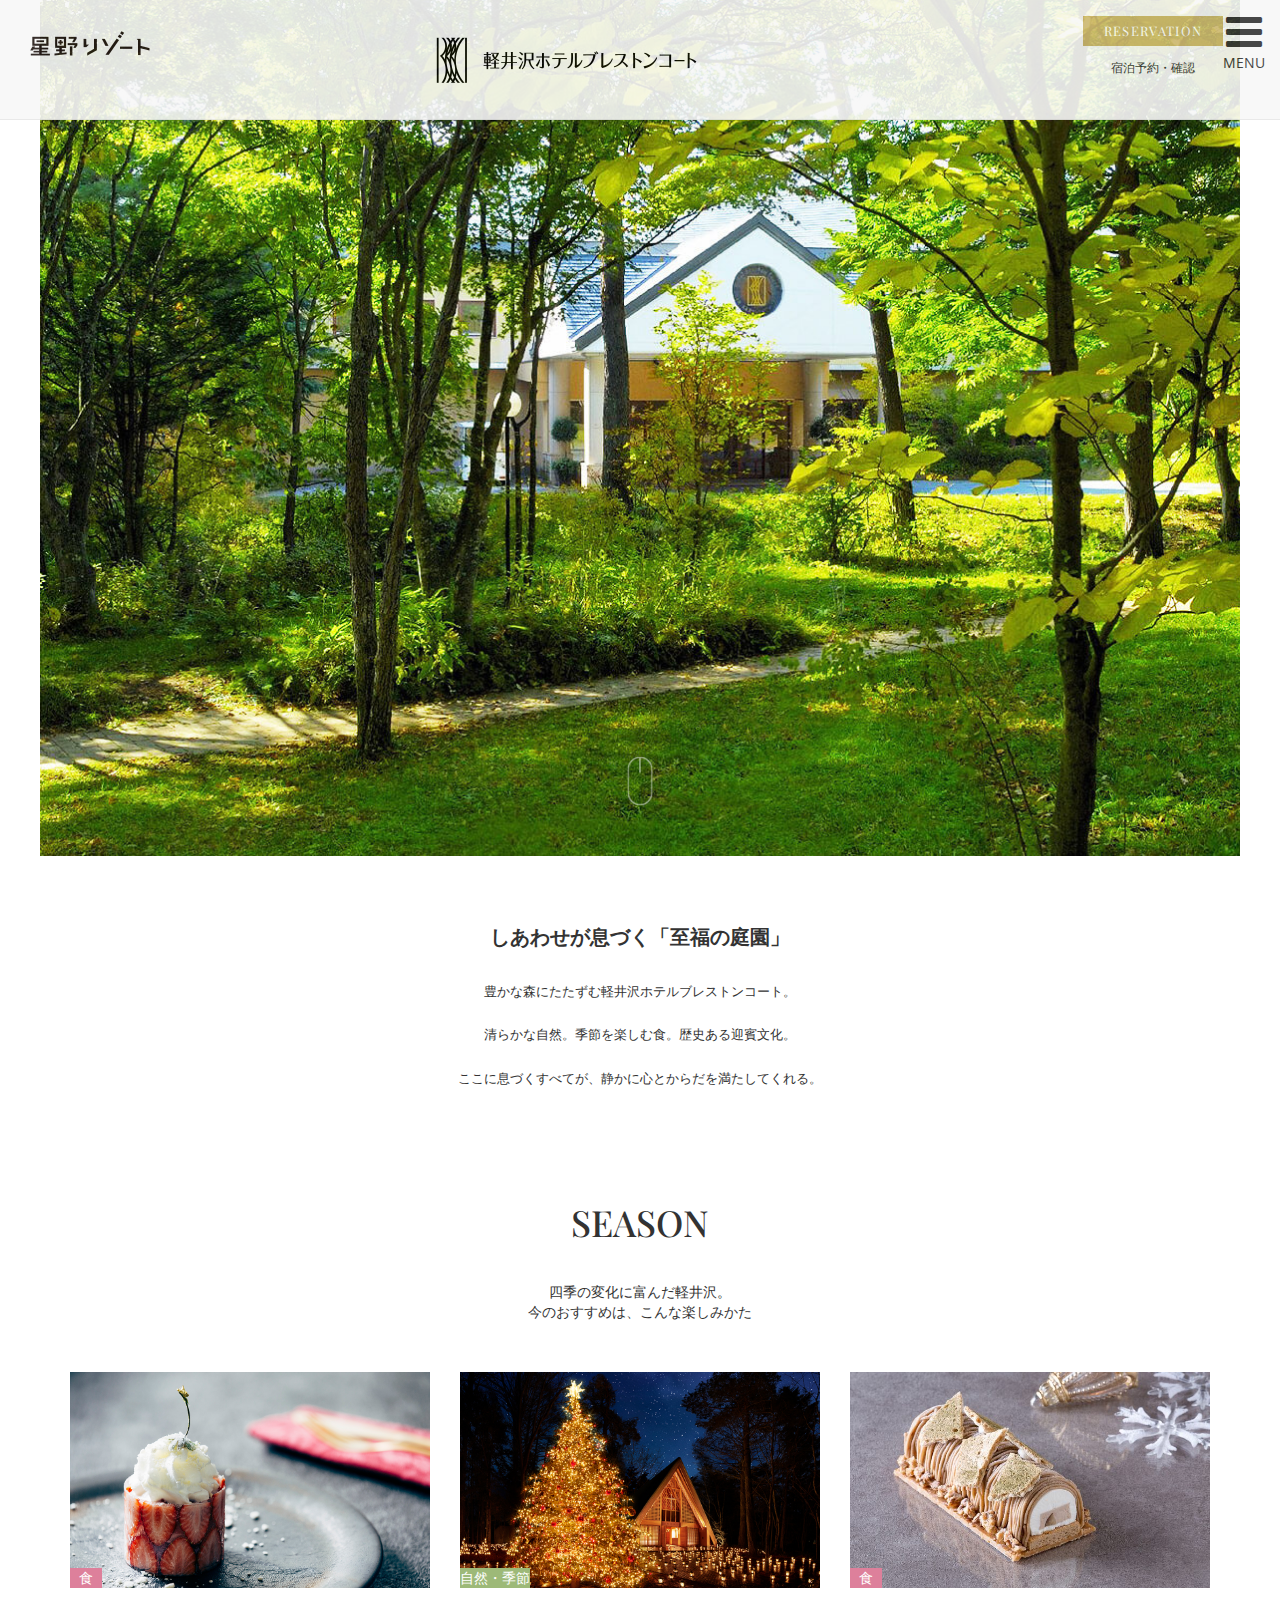
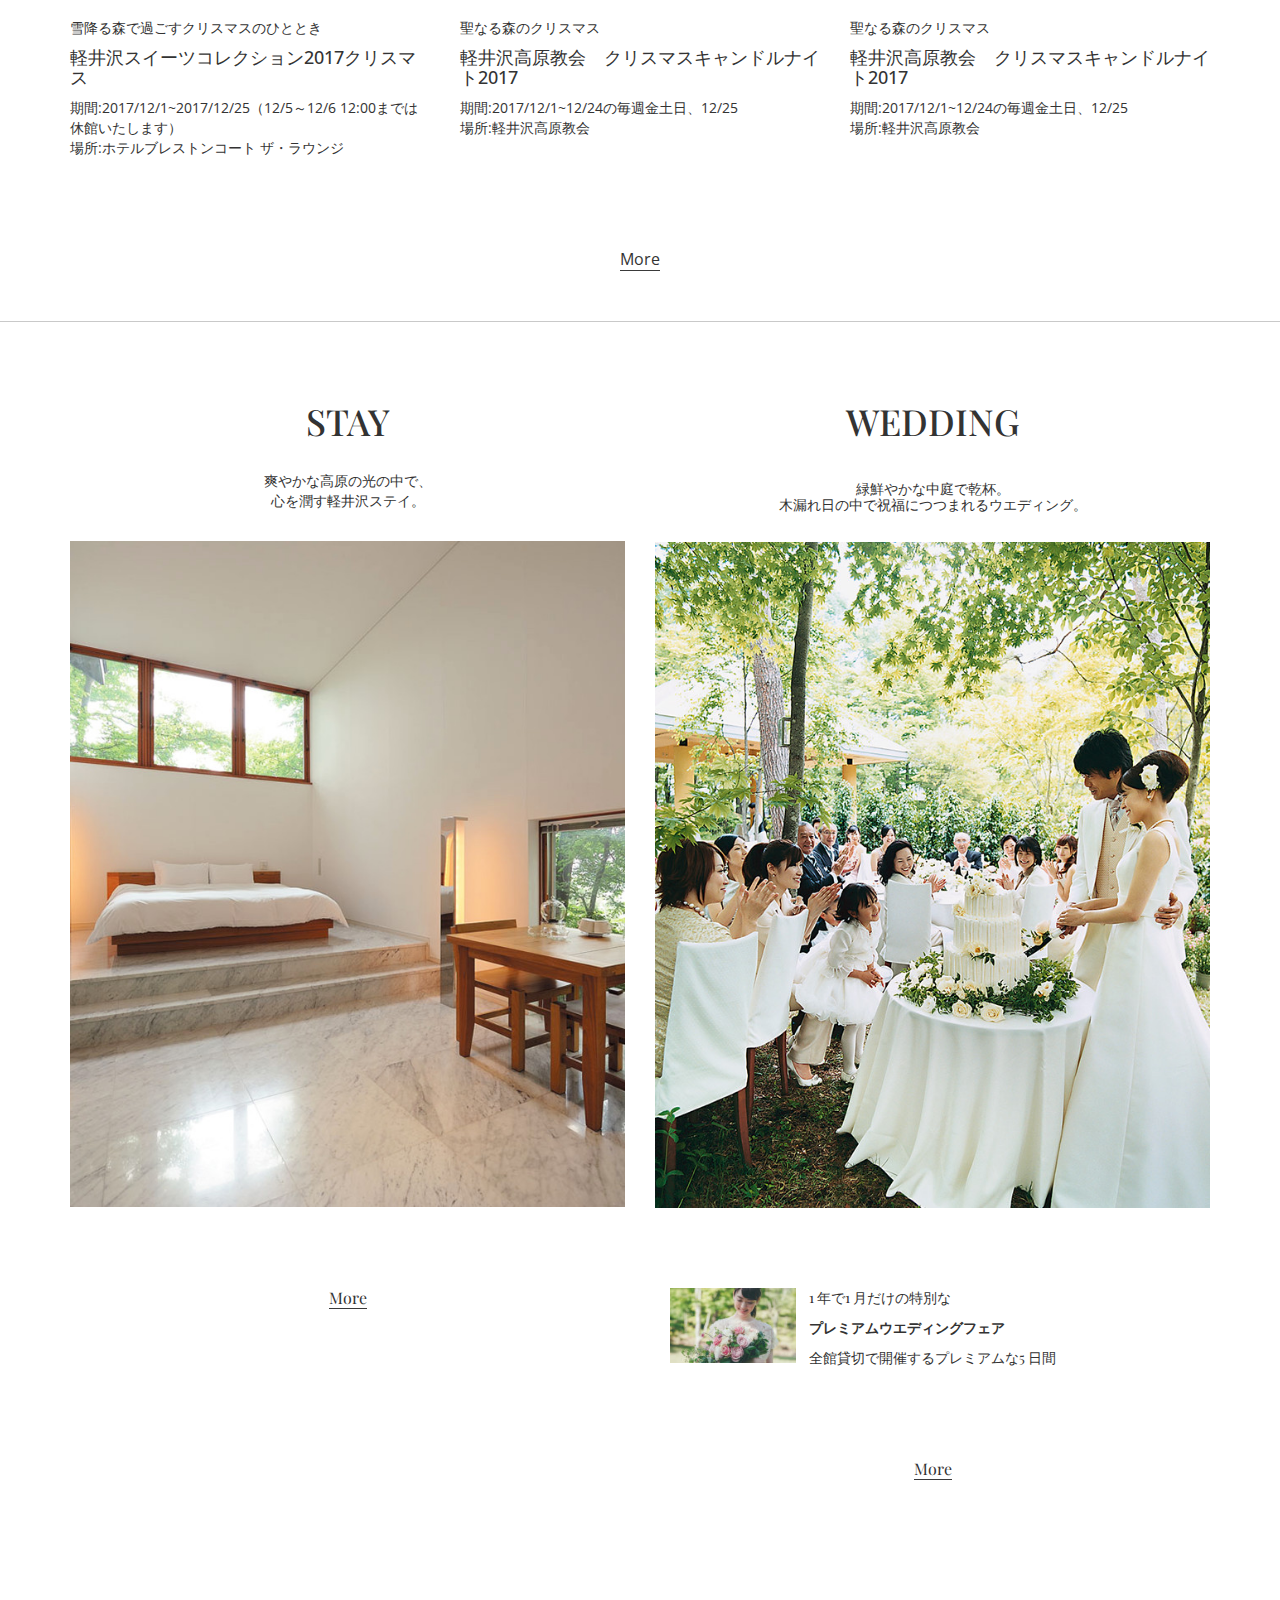
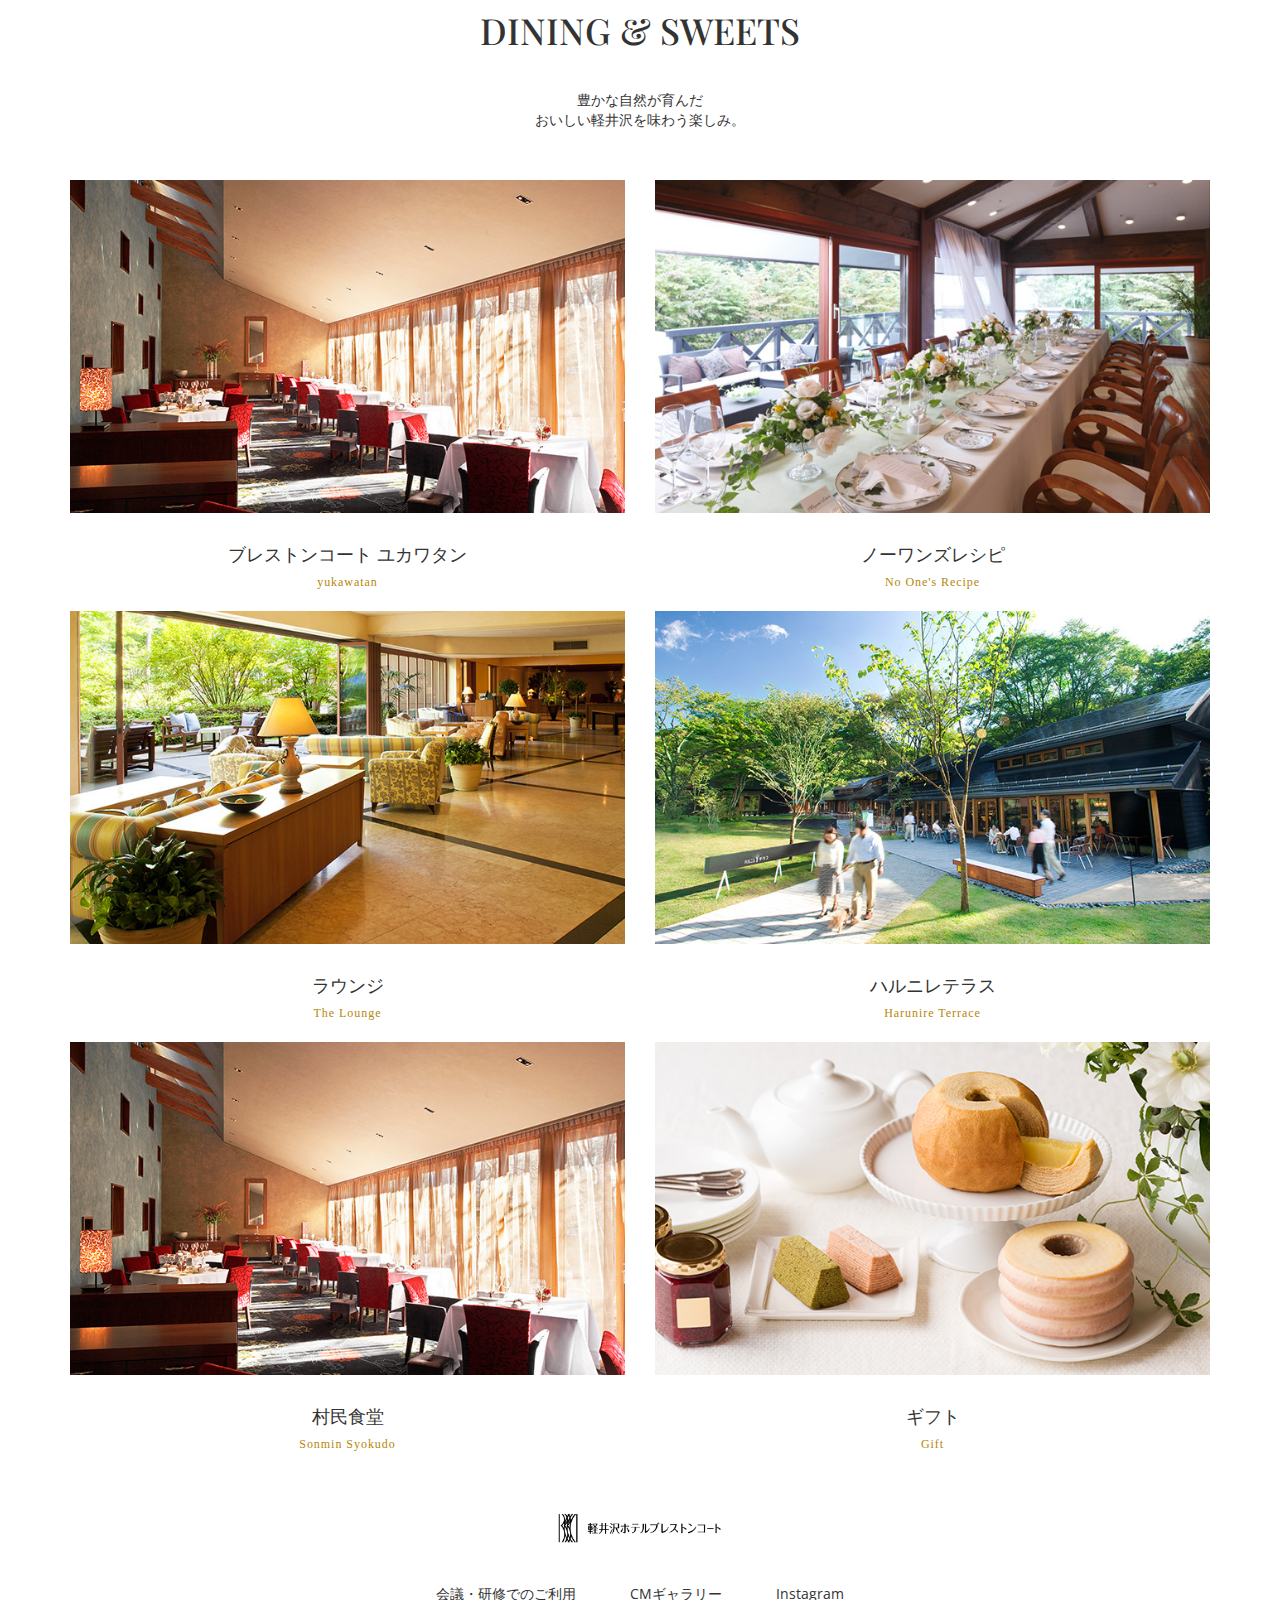
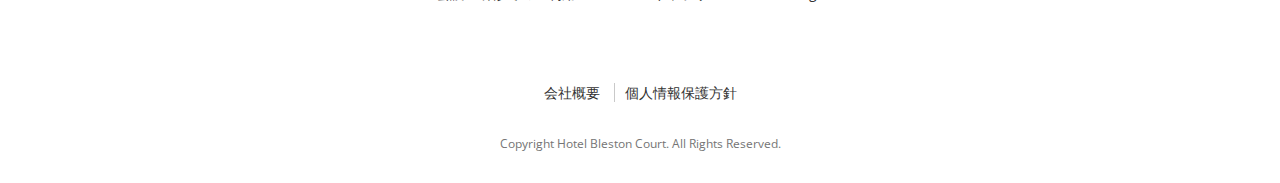
<file: index.html>
<!DOCTYPE html>
<html>
	<head>
		<meta charset="utf-8">
		<meta http-equiv="X-UA-Compatible" content="IE=Edge">
		<title>星野リゾート 軽井沢ホテルブレストンコート</title>
		<!-- Mobile -->
		<meta name="viewport" content="width=device-width,initial-scale=1.0">
		<!-- Bootstrap CSS -->
		<link rel="stylesheet" href="libs/bootstrap/css/bootstrap.css" >
		<!-- Font Awesome CSS -->
		<link href="libs/font-awesome/css/font-awesome.min.css" rel="stylesheet">
		<!-- My CSS -->
		<link rel="stylesheet" href="assets/css/style.css" >
		<link rel="stylesheet" href="assets/css/menu-bar.css" >
		<!-- Jquery Libs -->
		<script src="https://code.jquery.com/jquery-2.2.4.min.js"></script>
		<!-- Bootstrap JS -->
		<script src="libs/bootstrap/js/bootstrap.min.js"></script>
		<!-- My JS -->
		<script src="assets/js/back-to-top.js"></script>
		<!-- Favicon of website -->
		<link rel="shortcut icon" href="assets/img/favicon-hbc.ico">
		<!-- Google font -->
		<link href="https://fonts.googleapis.com/css?family=Open+Sans|Abel|Playfair+Display:400,700" rel="stylesheet">
	</head>
	<body>
		<!-- ===============================NAVBAR====================== -->
		<nav class="custom-menu navbar navbar-default navbar-fixed-top" role="navigation">
			<div class="container-fluid">
				<!-- Brand and toggle get grouped for better mobile display -->
				<div class="navbar-header nav-custom">
					<button type="button" class="navbar-toggle hidden-lg hidden-md hidden-xl btn-open" onclick="toggleMenu(this);" title="RESERVE">
						<div class="header-btn_inner1"><i class="fa fa-bars fa-2x"></i></div>
							<p class="header-btn_text1">MENU</p>
					</button>
					<a class=" logo1 navbar-brand1" href=""><img src="/assets/img/logo_hbc.png" alt="星野リゾート" class="img-responsive" style="padding-left:20px"></a>
					<a class="navbar-brand pull-left logo_hr hidden-xs" href=""><img src="/assets/img/logo_hoshinoresort.png" alt="星野リゾート" class="img-responsive"></a>
					<button type="" class="phone pull-right hidden-lg hidden-md hidden-xl"><i class="fa fa-mobile fa-3x" aria-hidden="true"><p class="" style="font-size:10px">宿泊予約</p></i></button>
				</div>
				<!--An area will be hidden when website have langer size -->
				<div class="menu-right pull-right hidden-xs">
					<ul class="nav navbar-nav">
						<li>
						  	<button id="header-btn2" class=" header-btn2 pull-left" id="toggle-btn" onclick="toggleMenu(this);" title="RESERVE">
					   			<div class="header-btn_inner2 ">RESERVATION</div>
								<p class="header-btn_text2">宿泊予約<span>・確認</span></p>
							</button>
						</li>
						<li>
		          			<button id="header-btn1 hidden-xs" class="header-btn1">
								<div class="header-btn_inner1"><i class="fa fa-bars fa-3x"></i></div>
								<p class="header-btn_text1">MENU</p>
							</button>
		        		</li>
					</ul>
				</div>
			</div>
		</nav>

		<!-- =================================COLLAPSE ========================== -->
		<!-- =============================== MAIN CAROUSEL ===================== -->
		<div class="carousel slide carousel-fade" data-ride="carousel">
	        <!-- Wrapper for slides -->
	        <div class="carousel-inner" role="listbox" >
	        	<!-- Div Item of carousel -->
	            <div class="item active">
	                <div class="carousel-caption ">
	                <a class = "mouse" id="info"><img src="assets/img/ico_scroll.png" alt="スクロール"></a>
	                </div>
	            </div>
	            <div class="item">
	                <div class="carousel-caption">
	                     <a class = "mouse" id ="info"><img src="assets/img/ico_scroll.png" alt="スクロール"></a>
	                </div>
	            </div>
	            <div class="item">
	                <div class="carousel-caption">
	                    <a class = "mouse" id = "info" ><img src="assets/img/ico_scroll.png" alt="スクロール"></a>
	                </div>
	            </div>
	        </div>
	    </div>
		<!-- ==================================INFOMATION ========================== -->
		<div class="infomation" class="info">
			<div class="container">
				<div class="title-infomation"> <p>しあわせが息づく<br class="drop-line">「至福の庭園」</p></div>
				<div class="text-infomation">
					<p class="line-info"> 豊かな森にたたずむ<br class="drop-line">軽井沢ホテルブレストンコート。</p>
					<p class="line-info"> 清らかな自然。季節を楽しむ食<br class="drop-line">。歴史ある迎賓文化。</p>
					<p class="line-info">ここに息づくすべてが<br class="drop-line">、静かに心とからだを満たしてくれる。</p>
				</div>
			</div>
		</div>
		<!-- =============================== SEASON================================= -->
		<div class="season">
			<div class="title"><h1>SEASON</h1></div>
			<div class="description"> 四季の変化に富んだ軽井沢。<br>今のおすすめは、こんな楽しみかた</div>
			<div class="container">
				<div class="row">
					<!-- Using col-md4 of bootstap to display same 3 box -->
					<div class="col-md-4 season-child">
						<div class="img-season">
							<a href="#"><img  class="image img-responsive" src="assets/img/sweets2017w_main.jpg" alt="写真：軽井沢スイーツコレクション2017クリスマス"/ ></a>
							<p class="tag-season">食</p>
						</div>
						<div class="description-season">
							<p>雪降る森で過ごすクリスマスのひととき</p>
							<h4>軽井沢スイーツコレクション2017クリスマス</h4>
							<p class="priof"> 期間:2017/12/1~2017/12/25（12/5～12/6 12:00までは休館いたします）</br>場所:ホテルブレストンコート ザ・ラウンジ</p>
						</div>
					</div>
					<div class="col-md-4 season-child">
						<div class="img-season">
							<a href="#"><img  class="image img-responsive" src="assets/img/xmascandle_main.jpg" alt="写真：軽井沢高原教会　クリスマスキャンドルナイト2017"/></a>
							<p class="tag-season1">自然・季節</p>
						</div>
						<!-- Description of an item -->
						<div class="description-season"> 
							<p>聖なる森のクリスマス</p>
							<h4>軽井沢高原教会　クリスマスキャンドルナイト2017</h4>
							<p class="priof">期間:2017/12/1~12/24の毎週金土日、12/25<br>場所:軽井沢高原教会</p>
						</div>
					</div>
					<div class="col-md-4 season-child">
						<div class="img-season">
							<a href="#"><img  class="image img-responsive" src="assets/img/cake2017_main-670x402.jpg" alt="写真：スイーツ・コース｢冬のムニュ・デセール｣"/></a>
							<p class="tag-season">食</p>
						</div>
						<!-- Description of an item -->
						<div class="description-season"> 
							<p>聖なる森のクリスマス</p>
							<h4>軽井沢高原教会　クリスマスキャンドルナイト2017</h4>
							<p class="priof">期間:2017/12/1~12/24の毎週金土日、12/25</br>場所:軽井沢高原教会</p>
						</div>
					</div>
				</div>
				<!---More, click to display more item -->
				<div class="col-md-12 more-btn">
					<center><a href="" class="moreBtn"><span>More</span></a></center>
				</div>
			</div>
		</div>
		<!-- ================================Event =================================-->
		<div class="event">
			<div class="container">
				<div class="row">
					<div class="col-md-6 stay-box">
						<h1 class="font-event">STAY</h1><br>
						<p class="description-lead">爽やかな高原の光の中で、<br>心を潤す軽井沢ステイ。</p>
						<br>
						<div class="img-stay">
							<a href="#"><img  src="assets/img/ph_idx_stay.jpg" class="img-responsive" alt="STAYカテゴリトップへ"/></a>
						</div>
						<!-- --More, click to display more item -->
						<div class="col-md-12 more-btn">
							<center><a href="" class="moreBtn"><span>More</span></a></center>
						</div>
					</div> 
					<div class="col-md-6 stay-box wedding">
						<h1 clas="font-event">WEDDING</h1><br>
						<h5>緑鮮やかな中庭で乾杯。 <br>木漏れ日の中で祝福につつまれるウエディング。</h5>
						<br>
						<div class="img-wedding">
							<a href="#"><img  src="assets/img/ph_idx_wedding.jpg" class="img-responsive" alt="WEDDINGカテゴリトップへ"/></a>
						</div>
						<div class="col-md-12 small-item">
							<div class="row">
								<div class="col-md-3 img-small">
									<img src="assets/img/pwf_main-180x108.jpg" height="75px" width="126px" alt="">
								</div>
								<div class="col-md-9 description-wedding">
									<p>1 年で1 月だけの特別な<br><p class="title-item-wedding">プレミアムウエディングフェア</p>全館貸切で開催するプレミアムな5 日間</p>
								</div>
							</div>
						</div>
						<!-- --More, click to display more item -->
						<div class="col-md-12 more-btn">
							<center><a href="" class="moreBtn"><span>More</span></a></center>
						</div>
					</div>
				</div>
			</div>
		</div>
		<!-- =================================PLACE ================================= -->
		<div class="place">
			<div class="title"><h1>DINING & SWEETS</h1></div>
			<div class="description"> 豊かな自然が育んだ <br> おいしい軽井沢を味わう楽しみ。</div>
			<div class="container">
				<div class="row row-place">
					<div class="item-place col-md-6 ">
						<div class="img-place ">
							<a href="#"><img src="assets/img/ph_idx_dining_yukawatan.jpg" class="img-responsive" alt="写真：ブレストンコート ユカワタン"/></a>
						</div>
						<div class="description-place">ブレストンコート ユカワタン
							<p class="tag">yukawatan</p>
						</div>
					</div>
					<div class="item-place col-md-6">
						<div class="img-place  ">	
							<a href="#"><img  src="assets/img/ph_idx_dining_noones.jpg" class="img-responsive" alt="写真：ノーワンズレシピ"/></a>
						</div>
						<div class="description-place">ノーワンズレシピ	
							<p class="tag">No One's Recipe</p>
						</div>
					</div>
				</div>
				<div class="row row-place">
					<div class="item-place col-md-6 ">
						<div class="img-place ">	
							<a href="#"><img src="assets/img/ph_idx_dining_lounge.jpg" class="img-responsive" alt="写真：ラウンジ"/></a>
						</div>
						<div class="description-place">ラウンジ
							<p class="tag">The Lounge</p></div>
					</div>
					<div class="item-place col-md-6">
						<div class="img-place">	
							<a href="#"><img  src="assets/img/ph_idx_dining_harunire.jpg" class="img-responsive" alt="写真：ハルニレテラス"/></a>
						</div>
						<div class="description-place">ハルニレテラス
							<p class="tag">Harunire Terrace</p>
						</div>
					</div>
				</div>
				<div class="row row-place">
					<div class="item-place col-md-6 ">
						<div class="img-place ">	
							<a href="#"><img src="assets/img/ph_idx_dining_yukawatan.jpg" class="img-responsive" alt=""/></a>
						</div>
						<div class="description-place">村民食堂
							<p class="tag">Sonmin Syokudo</p>
						</div>
					</div>
					<div class="item-place col-md-6">
						<div class="img-place  ">	
							<a href="#"><img  src="assets/img/ph_idx_dining_gift.jpg" class="img-responsive" alt="写真：ギフト"/></a>
						</div>
						<div class="description-place">ギフト	
							<p class="tag">Gift</p>
						</div>
					</div>
				</div>
			</div>
		</div>
		<!-- =================================FOOTER================================= -->
		<footer class="footer">
  			<div class="container">
		  		<p class="footer-logo"> <img src="assets/img/logo_hbc.png" alt="軽井沢ホテルブレストンコート" width="170" height="30"></p>
		  		<ul class="footer1 nav navbar">
		    		<li><a href="#">会議・研修でのご利用</a> </li>
		    		<li><a href="#">CMギャラリー</a></li>
		    		<li><a href="#">Instagram</a></li>
			   </ul>
			   <ul class="footer2">
				    <li > <a href="#">会社概要</a> </li>
				    <li class="border-line"><a href="#">個人情報保護方針</a></li>
			   </ul>
		   		<p class="footer-copyright"><small>Copyright Hotel Bleston Court. All Rights Reserved.</small> </p>
		  	</div>
 		</footer>
		<!-- ===============END=============== -->
		<!-- Back to top BTN -->
		<div id="toTop" class="btn btn-default" style="border: none; background: none"><img src="assets/img/up.ico" alt=""></div>
	</body>
</html>
</file>
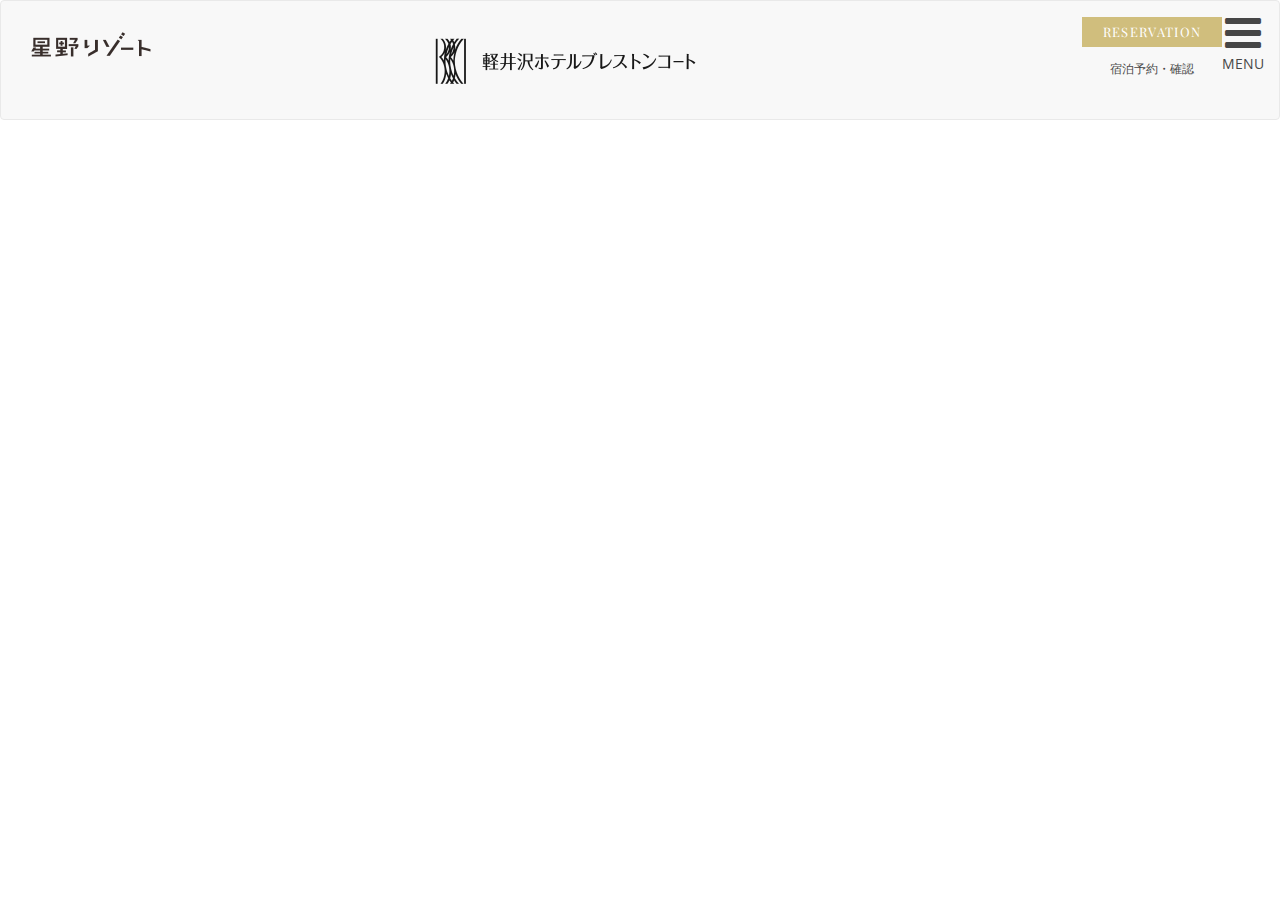
<file: include/header.html>
<!DOCTYPE html>
<html>
	<head>
		<meta charset="utf-8">
		<meta http-equiv="X-UA-Compatible" content="IE=Edge">
		<title>星野リゾート 軽井沢ホテルブレストンコート</title>
		<!-- Mobile -->
		<meta name="viewport" content="width=device-width,initial-scale=1.0">
		<!-- Bootstrap CSS -->
		<link rel="stylesheet" href="/libs/bootstrap/css/bootstrap.css" >
		<!-- Font Awesome CSS -->
		<link href="/libs/font-awesome/css/font-awesome.min.css" rel="stylesheet">
		<!-- My CSS -->
		<link rel="stylesheet" href="/assets/css/style.css" >
		<!-- Jquery Libs -->
		<script src="https://code.jquery.com/jquery-2.2.4.min.js"></script>
		<!-- Bootstrap JS -->
		<script src="/libs/bootstrap/js/bootstrap.min.js"></script>
		<!-- My JS -->
		<script src="/assets/js/back-to-top.js"></script>
		<!-- Favicon of website -->
		<link rel="shortcut icon" href="/assets/img/favicon-hbc.ico">
		<!-- Google font -->
		<link href="https://fonts.googleapis.com/css?family=Open+Sans|Abel|Playfair+Display:400,700" rel="stylesheet">
		<link rel="stylesheet" href="/assets/css/menu-bar.css">
	</head>
	<body>
		<!-- ===============================NAVBAR====================== -->
		<nav class="custom-menu navbar navbar-default" role="navigation">
			<div class="container-fluid">
				<!-- Brand and toggle get grouped for better mobile display -->
				<div class="navbar-header nav-custom">
					<button type="button" class="navbar-toggle hidden-lg hidden-md hidden-xl btn-open" onclick="toggleMenu(this);" title="RESERVE">
						<div class="header-btn_inner1"><i class="fa fa-bars fa-2x"></i></div>
							<p class="header-btn_text1">MENU</p>
					</button>
					<a class=" logo1 navbar-brand1" href=""><img src="/assets/img/logo_hbc.png" alt="星野リゾート" class="img-responsive" style="padding-left:20px"></a>
					<a class="navbar-brand pull-left logo_hr hidden-xs" href=""><img src="/assets/img/logo_hoshinoresort.png" alt="星野リゾート" class="img-responsive"></a>
					<button type="" class="phone pull-right hidden-lg hidden-md hidden-xl"><i class="fa fa-mobile fa-3x" aria-hidden="true"><p class="" style="font-size:10px">宿泊予約</p></i></button>
				</div>
				<!--An area will be hidden when website have langer size -->
				<div class="menu-right pull-right hidden-xs">
					<ul class="nav navbar-nav">
						<li>
						  	<button id="header-btn2" class=" header-btn2 pull-left" id="toggle-btn" onclick="toggleMenu(this);" title="RESERVE">
					   			<div class="header-btn_inner2 ">RESERVATION</div>
								<p class="header-btn_text2">宿泊予約<span>・確認</span></p>
							</button>
						</li>
						<li>
		          			<button id="header-btn1 hidden-xs" class="header-btn1">
								<div class="header-btn_inner1"><i class="fa fa-bars fa-3x"></i></div>
								<p class="header-btn_text1">MENU</p>
							</button>
		        		</li>
					</ul>
				</div>
			</div>
		</nav>

			<div id="sidebar">
	    <ul>
		    <li><p class="header-en">RESERVATION</p></li>
		    <li><p class="header-ja">宿泊予約・確認</li>
		    <li class="menu-btn"><p class="bnt-text">ご予約・空室照会</p></button>
		    <li class="menu-btn"><p>ご予約・空室照会</p>
		    <li class="text-dec"><a href="">お問い合わせ・ご相談</a></li>
		    <li><p class="number">0267-46-6200</li>
		    <li><p class="menu-tel__text">9:00～19:00　年中無休</p></li>
	    </ul>
	</div>

    <script> 
    	function toggleMenu(ref) {
  			document.getElementById('sidebar').classList.toggle('active');
  			ref.classList.toggle('active');
		}
	</script>




</body>

</html>
</file>
<file: assets/css/style.css>
body{
  top: 40px;
  font-family:"Open Sans",Hiragino Sans,"ヒラギノ角ゴシック","ヒラギノ角ゴPro W3","Hiragino Kaku Gothic Pro",YuGothic,"游ゴシック体","Yu Gothic","游ゴシック","Meiryo UI","メイリオ",Meiryo,"ＭＳ Ｐゴシック","MS PGothic",Arial,Helvetica,Verdana,sans-serif;
}
/* Navbar */

/* Carousel */
.carousel-fade .carousel-inner .item {
  opacity: 0;
  transition-property: opacity;
}
.carousel-fade .carousel-inner .active {
  opacity: 1;
}
.carousel-fade .carousel-inner,
.carousel-fade .carousel-inner {
  left: 0;
  opacity: 0;
  z-index: 1;
}
.carousel-fade .carousel-inner,
.carousel-fade .carousel-inner{
  opacity: 1;
}
.carousel-fade{
  z-index: 2;
}
/*the carousel will tranfer in all device like : Moble and Table*/
@media all and (transform-3d), (-webkit-transform-3d) {
    .carousel-fade .carousel-inner > .item,
    .carousel-fade .carousel-inner > .item.active {
      opacity: 0;
      -webkit-transform: translate3d(0, 0, 0);
              transform: translate3d(0, 0, 0);
    }
    .carousel-fade .carousel-inner > .item,
    .carousel-fade .carousel-inner > .item.active {
      opacity: 0;
      -webkit-transform: translate3d(0, 0, 0);
              transform: translate3d(0, 0, 0);
    }
    .carousel-fade .carousel-inner > .item,
    .carousel-fade .carousel-inner > .item,
    .carousel-fade .carousel-inner > .item.active {
      opacity: 1;
      -webkit-transform: translate3d(0, 0, 0);
              transform: translate3d(0, 0, 0);
    }
}
/* Set backgoud for website */
html,
body,
.carousel,
.carousel-inner,
.carousel-inner .item {
  height: 99%;
  width: 100%;
}
@media screen and (min-width: 768px) {
     html,
     body,
    .carousel,
    .carousel-inner,
    .carousel-inner .item {
    }
    .carousel{
      padding-left: 40px;
       padding-right: 40px;
    }
}

.item:nth-child(1) {
    background: url('../img/ph_idx_mv01.jpg');
   background-repeat: no-repeat;
    background-size: cover;
}

.item:nth-child(2) {
 background: url('../img/ph_idx_mv02.jpg');
 background-repeat: no-repeat;
  background-size: cover;
}

.item:nth-child(3) {
   background: url('../img/ph_idx_mv03.jpg');
   background-repeat: no-repeat;
    background-size: cover;
}
.item:nth-child(4) {
   background: url('../img/ph_idx_mv04.jpg');
   background-repeat: no-repeat;
    background-size: cover;
}

/* Set drop line of words*/
@media screen and (max-width: 768px) {
    .drop-line{
        display: none;
    }
}
.drop-line{
    display: block;
}
/* title infomation  */
.title-infomation{
    padding-top: 50px;
    font-size: 20px;
    font-weight: 700;
    text-align: center;
    padding-bottom: 20px;

}
.mouse{
  opacity: 0.5;
  cursor: pointer;
}
.mouse img{
  height: 50px;
  max-width: 100%;
}
/* text-infomation  */
.text-infomation{
    text-align: center;
    font-size: 1.3rem;
}
.line-info{
    padding-bottom: 15px;
}
@media screen and (min-width: 768px)  {
  .drop-line{
      display: none;
      line-height: 1.75;
  }
}
/* Season */
.img-season { 
   position: relative; 
   width: 100%; /* for IE 6 */
}

.tag-season { 
   position: absolute; 
   background-color: #dd809b;
   top: 79.5%; 
   left: 1; 
   width: 9%; 
   text-align: center;
   color: #fff;
   cursor: pointer;
}
.tag-season1 { 
   position: absolute; 
   background-color: #9DB978;
   height: auto;
   top: 79.5%; 
   left: 0; 
   width: auto; 
   text-align: center;
   color: #fff;
   cursor: pointer;
}
@media screen and (min-width: 768px) {
  .season{
    width: auto;
    padding-top:  50px;
    }
}
@media screen and (max-width: 768px) {
  .tag-season { 
   position: absolute; 
   background-color: #dd809b;
   top: 78.3%; 
   left: 0; 
   width: 8%; 
   text-align: center;
   color: #fff;
  }
  .tag-season1 { 
   position: absolute; 
   background-color: #9DB978;
   top: 78%; 
   left: 1; 
   width: auto; 
   text-align: center;
   color: #fff;
}
  .season-child{
    padding-top: 40px;
  }
}
.lable-product{
 bottom: 100px;
 position: absolute;
 display:  inline-block;
 z-index: 1;
}
.stay-box{

  font-family: "Playfair Display","ヒラギノ明朝 ProN W3","Hiragino Mincho ProN","游明朝",YuMincho,"HG明朝E","ＭＳ Ｐ明朝","ＭＳ 明朝",serif;
  text-align: center;
}
.more-btn{
    padding-top: 80px;
    padding-bottom: 50px;
}
.moreBtn{
    border-bottom: 1px solid #3a3a3a;
    text-align: center;
}
a.moreBtn{
    color: #333;
    font-size: 1.6rem;
}
a{
    color: #333;
}
a:link {
    color: #333;
    text-decoration: none;
}
a:hover{
    color: #3333;
}
.lable-food{
    display: inline-block;
    min-width: calc(2em + 20px);
    padding: 5px 10px;
    color: #fff;
    line-height: 1;
    text-align: center;
}
.pirof{
  font-size: 13px;
}
/* Place */
.place{
    padding-top: 40px;
}
.tag{
    display: block;
    color: #B5870B;
    font-size: 12px;
    font-size: 1.2rem;
    letter-spacing: .08em;
    padding-top: 5px;
    text-align: center;
}
.description-place{
  font-family: "ヒラギノ明朝 ProN W3","Hiragino Mincho ProN","游明朝",YuMincho,"HG明朝E","ＭＳ Ｐ明朝","ＭＳ 明朝",serif;
  padding-top: 30px;
	text-align: center;
  font-size: 18px;
  cursor: pointer;

}
.row-place{
padding-bottom: 10px;
}
.img-place {
  position: relative;
  transition: 0.3s ease;
  cursor: pointer;
}
.img-place:hover{
  transform: scale(0.95, 0.95); /** default is 1, scale it to 0.95 to resize of img */
  box-shadow: 10px 10px 10px 5px rgba(33,33,33,.2);
 
}
/* EVENT */
.event{
    padding-top: 60px;
    border-top:1px solid #C9C9C9;
}
@media screen and (max-width: 768px) {
    .wedding{
        padding-top: 50px;
        border-top: 1px solid #C9C9C9;
    }
    .place{
        border-top: 1px solid #C9C9C9
    }
    .moreBtn span{
        padding-bottom: 40px;
    }
    .img-small{
        float: left;
    }
    .description-wedding{
        font-size: 12px;
    }
    .image{
    padding-bottom: 20px;
    }
}
.description-wedding{
    text-align: left;

}
.small-item{
  padding-top: 80px;
}
.title-item-wedding{
  font-weight: 700;
}
/* Hove img */
.thumbnail:hover .image{
	opacity: 0.8;
}
.image{
    padding-bottom: 30px;
}
.title{
	padding-top: 20px;
	text-align: center;
  font-family: "Playfair Display","ヒラギノ明朝 ProN W3","Hiragino Mincho ProN","游明朝",YuMincho,"HG明朝E","ＭＳ Ｐ明朝","ＭＳ 明朝",serif;
}
.description{
	text-align: center;
	padding-top: 30px;
	padding-bottom: 50px;
}
/* Footer */
.footer{
   padding: 40px 0 20px;
   text-align: center;
}
.footer-logo{
  margin-bottom: 30px;
}
.footer-logo img{
   width: 170px;
   height: 30px;
}
.footer a{
  color: #333;
}
.footer1{
   margin-bottom: 40px;
   padding: 0;
  display: inline-block;
}
.footer1 li{
   padding: 0 10px;
   display: inline-block;
}
.footer2{
  padding: 20px 0;
}
.footer2 li{
   padding: 0 10px;
   display: inline;
}
.border-line{
    border-left: 1px solid #c9c9c9;
}
.footer-copyright{
    color: #757575
}
@media screen and (max-width: 768px) {
    .footer1 li{
        display: block;
    }
}
#toTop{
    position: fixed;
    bottom: 10px;
    right: 10px;
    cursor: pointer;
    display: none;
}
#toTop img{
  height: 40px;
}
</file>
<file: assets/css/menu-bar.css>
@import url('https://fonts.googleapis.com/css?family=Roboto+Condensed');
* {
  margin:0px;
  padding:0px;
  box-sizing:border-box;
}
body{
  top: 40px;
  font-family:"Open Sans",Hiragino Sans,"ヒラギノ角ゴシック","ヒラギノ角ゴPro W3","Hiragino Kaku Gothic Pro",YuGothic,"游ゴシック体","Yu Gothic","游ゴシック","Meiryo UI","メイリオ",Meiryo,"ＭＳ Ｐゴシック","MS PGothic",Arial,Helvetica,Verdana,sans-serif;
}
.phone{
	display: none;
}
.menu-right{
	display:  block;
	margin-left: 70px;
}
@media screen and (max-width:1025px){
	.menu-right{
	display:  none;
}
}
@media screen and (min-width: 768px){
	.custom-menu{
		height: 120px;
		padding-top:16px;
		opacity:  0.9;
	}
	.logo1{
		padding-top: 20px;
		float: right;
		left: 45%;
	}
	.nav-custom{
		width:55%;
	}
}
@media screen and (max-width:600px){
	.phone{
		display:  block;
		margin-top: 5px;
		background: none;
		border: none;
		margin-right: 5px;
	}
}
@media screen and (max-width: 768px){
	.custom-menu{
		height: 78px;
		opacity:  0.9;
	}
	.logo1{
		margin-top: 20px;
		margin-left: 20px;
		float: left;
	}
	.logo1>img{
		height:  40px;
		width: 200px;
		
	}
	.btn-open{
		float:  left;
		margin-top: -2px;
		margin-bottom: -20px;

	}
}
/* Navbar */
.navbar-header2{
  margin-right
}
.header-btn_inner2{
  background-color: #CCB76F;
  text-align: center;
  height: 29.5px;
  width: 140px;
  letter-spacing: .1em;
  line-height: 230%;
  font-size: 13px;
  color: #fff;
  font-family: "Playfair Display","ヒラギノ明朝 ProN W3","Hiragino Mincho ProN","游明朝",YuMincho,"HG明朝E","ＭＳ Ｐ明朝","ＭＳ 明朝",serif;

}
.header-btn_text2{
  padding-top: 13px;
  bottom: 2px;
  font-size: 12.2px;
}
.header-btn{
/*   margin-left: 5px; */
 
}
.header-btn2{
/*   margin-left: 5px; */
  margin-top: px;
  border:  none;
  background:  none;
}
.header-btn1{
  margin-top: -5px;
  border:  none;
  background:  none;
}


#sidebar:before,#sidebar:after {
position: fixed;
  content:"";
  position:absolute;
  width:0vw;
  height:1082px;
  top:  0px;
  background:#fff;
  z-index:2;
  transition:all 350ms;
}
#sidebar:after {
  right:0px;
  top:0px;
}
#sidebar.active:before,#sidebar.active:after {
  width:50vw;
}
#sidebar ul  {
  color:#000;
  position:absolute;
  display:flex;
  width:100vw;
  height:92%;
  flex-direction:column;
  align-items:center;
  justify-content:center;
  z-index:3;
  top:-100vh;
}
#sidebar.active ul  {
  transition:all 300ms linear 350ms;  
  top:0px;
}
#sidebar ul li {
  list-style:none;
  margin:5px 0px;
  cursor:pointer;
  padding:1px 15px;
}

#toggle-btn {
  position:fixed;
  right:30px;
  width:50px;
  height:50px;
  background:#fff;
  z-index:10;
  border:3px solid #b94071;
  cursor:pointer;
  transition:all 300ms ease;
}
#toggle-btn.active {
  
  transform:rotate(-45deg);
  background:#b94071;
  border:4px solid #eee;
}
#toggle-btn.active:before,#toggle-btn.active:after {
  width:30px;
  background:#eee;
}
#toggle-btn:before,#toggle-btn:after {
  content:"";
  position:absolute;
  width:35px;
  height:6px;
  background:#b94071;
  left:50%;
  transform:translateX(-50%);
  transition:all 300ms ease 200ms;
}
#toggle-btn:before {
  top:12px;
}
#toggle-btn:after {
  bottom:12px;
}
#toggle-btn.active:before {
  transform:rotate(80deg) translate(3px,14px);
}
#toggle-btn.active:after {
  transform:rotate(-3deg) translate(-14px,-7px);
}

.content {
  font-family: 'Roboto Condensed', sans-serif;
  padding:50px 20px 0px 20px;
}
.content > * {
  margin:15px 0px;
}
.content {
  font-family: 'Roboto Condensed', sans-serif;
  padding:50px 20px 0px 20px;
}
.content > * {
  margin:15px 0px;
}
.header-en{
  font-size: 20px;
  letter-spacing: .1em;
}
.header-ja{
  font-size: 10px;
  margin-top: -20px;
}
.menu-btn{
  color: #fff;
  background-color: #B5870B;
  opacity: 0.8;
  font-size: 13px;
  width: 300px;
  height:  40px;
  text-align: center;
}
.menu-btn a{
  color:  #fff;
  text-decoration: none;
}
.bnt-text{
  padding-top: 10px;
}
.text-dec{
  font-size: 14px;
  padding-bottom: 15px;
}
.number{
  font-size: 30px;
}
.text{
  font-size: 14px;
  line-height: 1;
}
#sidebar ul > li > .menu-btn{
  padding-top: 10px;
}
</file>
